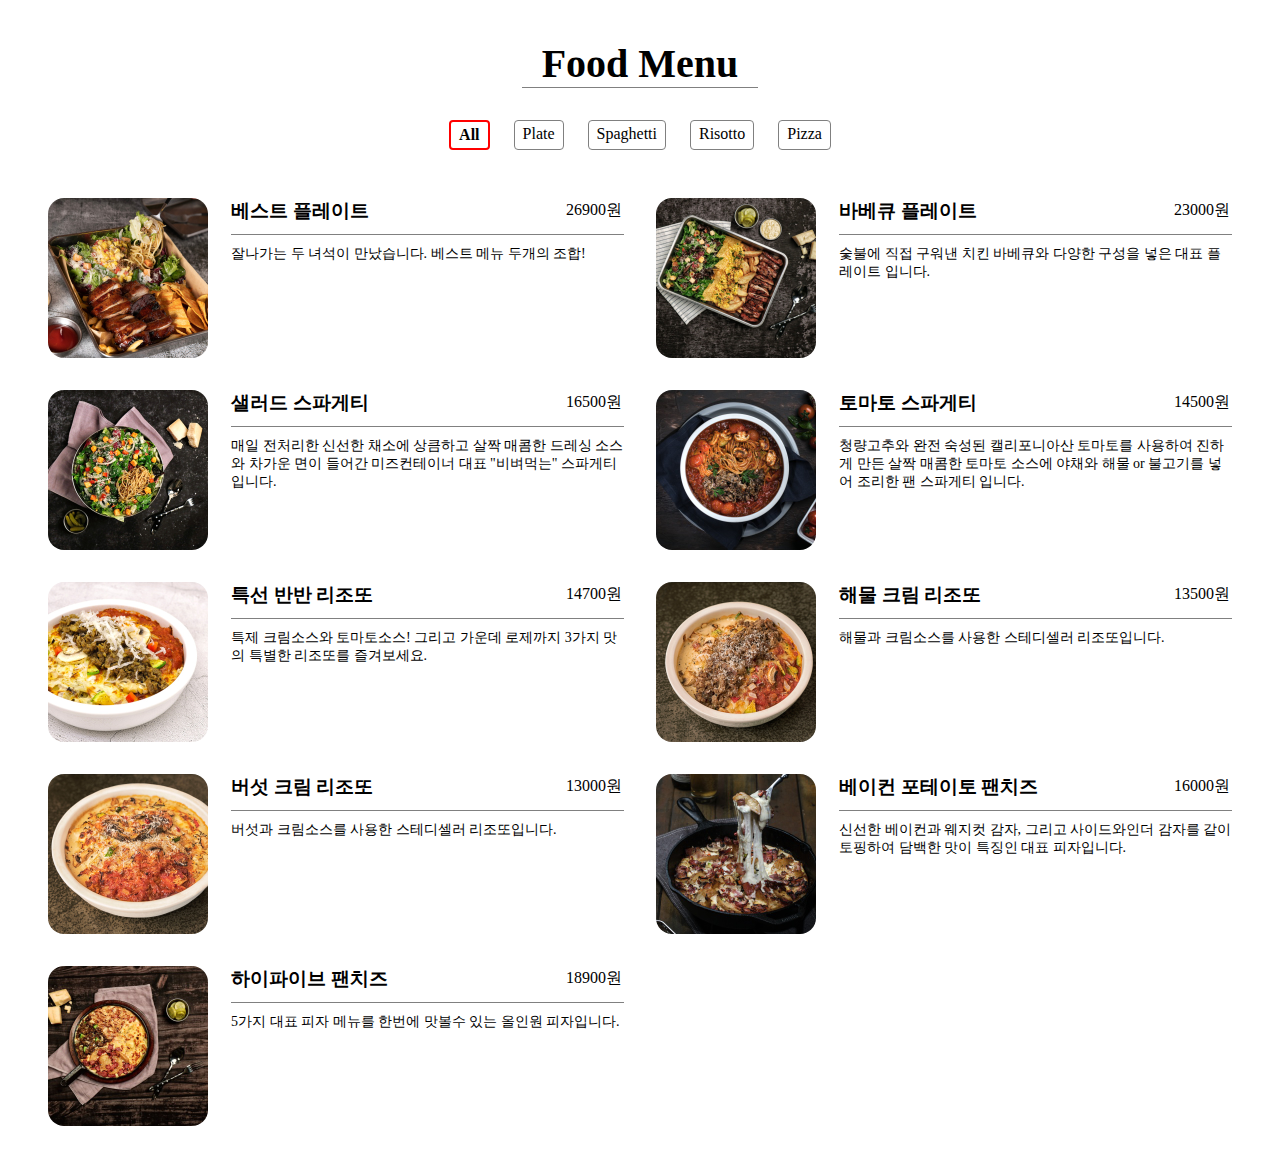
<file: inflearn-study-js-1/index.html>
<!doctype html>
<html lang="ko-KR">
  <head>
    <meta charset="UTF-8" />
    <meta name="viewport" content="width=device-width, initial-scale=1.0" />
    <title>Food Menu</title>
    <link rel="stylesheet" href="./style.css" />
    <script src="index.js" type="module" defer></script>
  </head>
  <body>
    <h2>Food Menu</h2>

    <nav class="navigation">
      <input type="radio" name="filter" id="select-all" class="a11yhidden" checked />
      <label for="select-all">All</label>
      <input type="radio" name="filter" id="select-plate" class="a11yhidden" />
      <label for="select-plate">Plate</label>
      <input type="radio" name="filter" id="select-spaghetti" class="a11yhidden" />
      <label for="select-spaghetti">Spaghetti</label>
      <input type="radio" name="filter" id="select-risotto" class="a11yhidden" />
      <label for="select-risotto">Risotto</label>
      <input type="radio" name="filter" id="select-pizza" class="a11yhidden" />
      <label for="select-pizza">Pizza</label>
    </nav>

    <main>
      <ul class="menu-list">
        <li class="menu-item">
          <img src="/" alt="" class="menu-img" />
          <div class="text-container">
            <h3 class="menu-title"></h3>
            <p class="menu-price"></p>
            <p class="menu-description"></p>
          </div>
        </li>
      </ul>
    </main>
  </body>
</html>
</file>
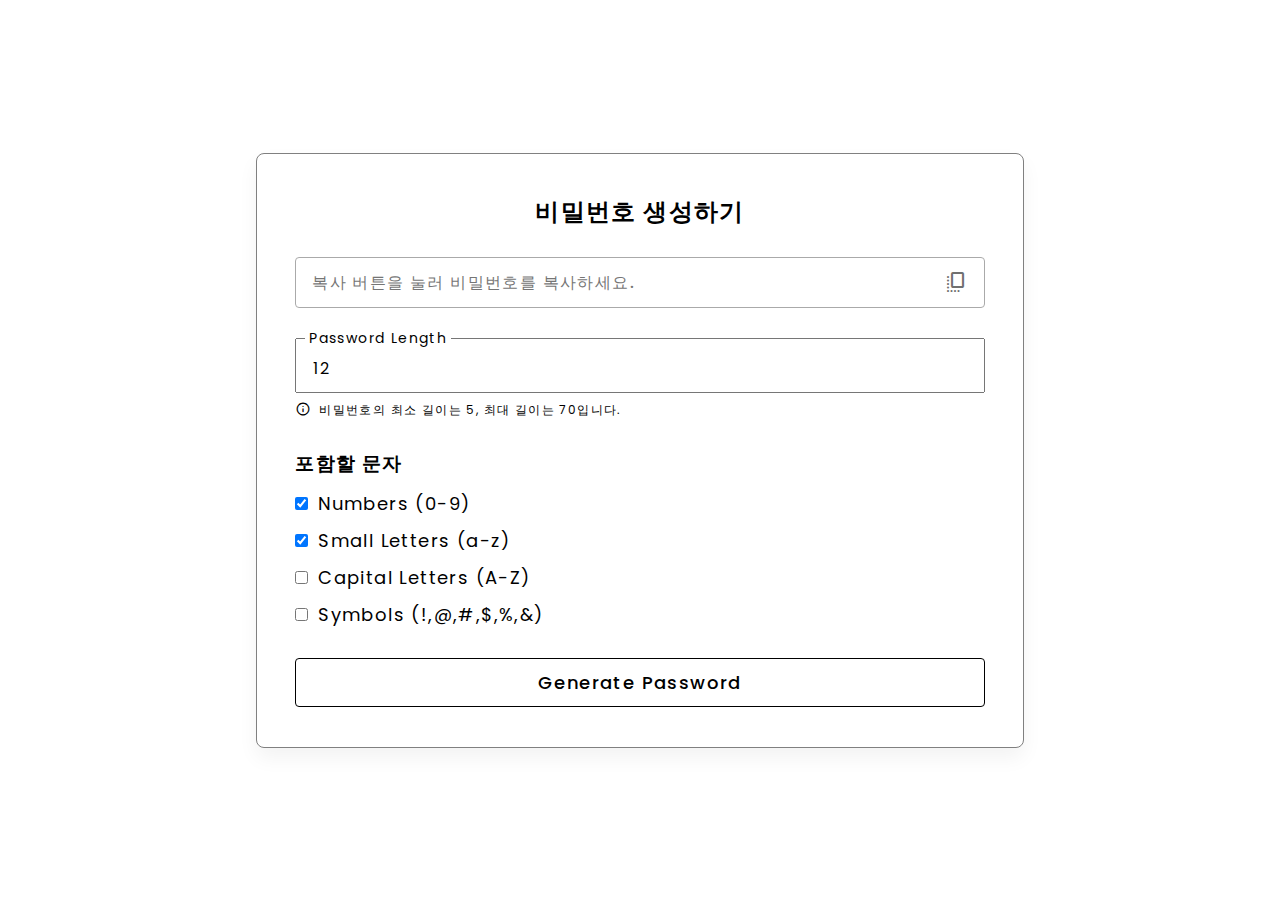
<file: inflearn-study-js-6/index.html>
<!doctype html>
<html lang="ko-KR">
  <head>
    <meta charset="UTF-8" />
    <meta name="viewport" content="width=device-width, initial-scale=1.0" />
    <link href="https://fonts.googleapis.com/css2?family=Material+Symbols+Rounded" rel="stylesheet" />
    <link rel="stylesheet" href="./style.css" />
    <script type="module" src="./index.js" defer></script>
    <title>Password Generator</title>
  </head>
  <body>
    <div class="container">
      <h2>비밀번호 생성하기</h2>

      <div class="wrapper">
        <div class="password-box">
          <input type="text" id="password-input" disabled placeholder="복사 버튼을 눌러 비밀번호를 복사하세요." />
          <span class="material-symbols-rounded copy-button">copy_all</span>
        </div>

        <div>
          <div class="input-length">
            <label for="password-length">Password Length</label>
            <input type="number" id="password-length" min="5" max="70" value="12" />
          </div>
          <div class="info">
            <span class="material-symbols-rounded">info</span>
            <p>비밀번호의 최소 길이는 5, 최대 길이는 70입니다.</p>
          </div>
        </div>

        <div class="password-setting">
          <h3 class="title">포함할 문자</h3>
          <ul class="options">
            <li class="option">
              <input type="checkbox" id="numbers" checked />
              <label for="numbers">Numbers (0-9)</label>
            </li>
            <li class="option">
              <input type="checkbox" id="lowercase" checked />
              <label for="lowercase">Small Letters (a-z)</label>
            </li>
            <li class="option">
              <input type="checkbox" id="uppercase" />
              <label for="uppercase">Capital Letters (A-Z)</label>
            </li>
            <li class="option">
              <input type="checkbox" id="symbols" />
              <label for="symbols">Symbols (!,@,#,$,%,&)</label>
            </li>
          </ul>
        </div>

        <button class="generate-button">Generate Password</button>
      </div>
    </div>
  </body>
</html>
</file>
<file: inflearn-study-js-1/style.css>
body {
  padding: 16px 32px;
  box-sizing: border-box;
  max-width: 1440px;
  margin: 0 auto;
}

h2 {
  font-size: 40px;
  padding: 0 20px;
  border-bottom: gray solid 1px;
  margin: 24px auto;
  width: fit-content;
}

.navigation {
  display: flex;
  margin: 32px;
  justify-content: center;
  gap: 24px;
}

label {
  border: 1px gray solid;
  border-radius: 4px;
  padding: 4px 8px;
}

label:hover {
  cursor: pointer;
  border-color: red;
}

input[type='radio']:checked + label {
  border: 2px red solid;
  font-weight: bold;
}

.a11yhidden {
  overflow: hidden;
  position: absolute;
  clip: rect(0, 0, 0, 0);
  clip-path: circle(0);
  width: 1px;
  height: 1px;
  margin: -1px;
  border: 0;
  padding: 0;
  white-space: nowrap;
}

.menu-list {
  display: grid;
  padding: 0;
  grid-template-columns: repeat(2, 1fr);
}

.text-container {
  width: 100%;
}

.menu-item {
  display: flex;
  gap: 4%;
  margin: 16px;
  height: 160px;
}

.menu-title {
  display: inline;
  margin: 0;
}

.menu-price {
  margin: 2px;
  float: right;
}

.menu-img {
  border-radius: 16px;
}

.menu-description {
  border-top: gray 1px solid;
  margin-top: 10px;
  padding-top: 10px;
  font-size: 0.875rem;
  font-weight: light;
}
</file>
<file: inflearn-study-js-6/style.css>
@import url('https://fonts.googleapis.com/css2?family=Poppins:wght@400;500;600&display=swap');

* {
  margin: 0;
  padding: 0;
  box-sizing: border-box;
  font-family: 'Poppins', sans-serif;
  letter-spacing: 1.4px;
}

body {
  display: flex;
  align-items: center;
  justify-content: center;
  min-height: 100vh;
}

.container {
  width: 60%;
  background: #fff;
  border-radius: 8px;
  border: solid gray 1px;
  box-shadow: 0 10px 20px rgba(0, 0, 0, 0.05);
}

h2 {
  text-align: center;
  margin-top: 40px;
}

.wrapper {
  display: flex;
  flex-direction: column;
  gap: 30px;
  padding: 0 5%;
  margin-top: 28px;
  margin-bottom: 40px;
}

.password-box {
  display: flex;
  justify-content: space-between;
  border: 1px solid #aaa;
  border-radius: 4px;
  padding: 12px 16px;
}

.password-box input {
  color: #000;
  background: none;
  font-size: 1rem;
  font-weight: 500;
  border: none;
  flex-grow: 1;
}

.password-box span {
  cursor: pointer;
  color: #707070;
}

.password-box span:hover {
  color: green !important;
}

.input-length {
  position: relative;
}

.input-length label {
  font-size: 0.875rem;
  position: absolute;
  top: 0;
  left: 0;
  background: white;
  padding: 0 4px;
  margin-left: 10px;
  transform: translateY(-50%);
}

.input-length input {
  width: 100%;
  padding: 16px 16px 10px;
  font-size: 1rem;
}

.info {
  display: flex;
  gap: 8px;
  margin-top: 8px;
  font-size: 0.75rem;
  letter-spacing: 1px;
  font-weight: 400;
}
.info span {
  font-size: 1rem;
}

.options {
  margin-top: 12px;
  display: flex;
  flex-direction: column;
  justify-content: space-between;
  gap: 10px;
}

.option {
  font-size: 1.125rem;
  list-style-type: none;
  display: flex;
  gap: 10px;
}

.generate-button {
  background-color: #fff;
  color: #000;
  padding: 10px 0;
  border-radius: 4px;
  cursor: pointer;
  border: 1px solid #000;
  font-size: 1.125rem;
  font-weight: 500;
}

.generate-button:hover {
  background-color: #000;
  color: #fff;
}
</file>
